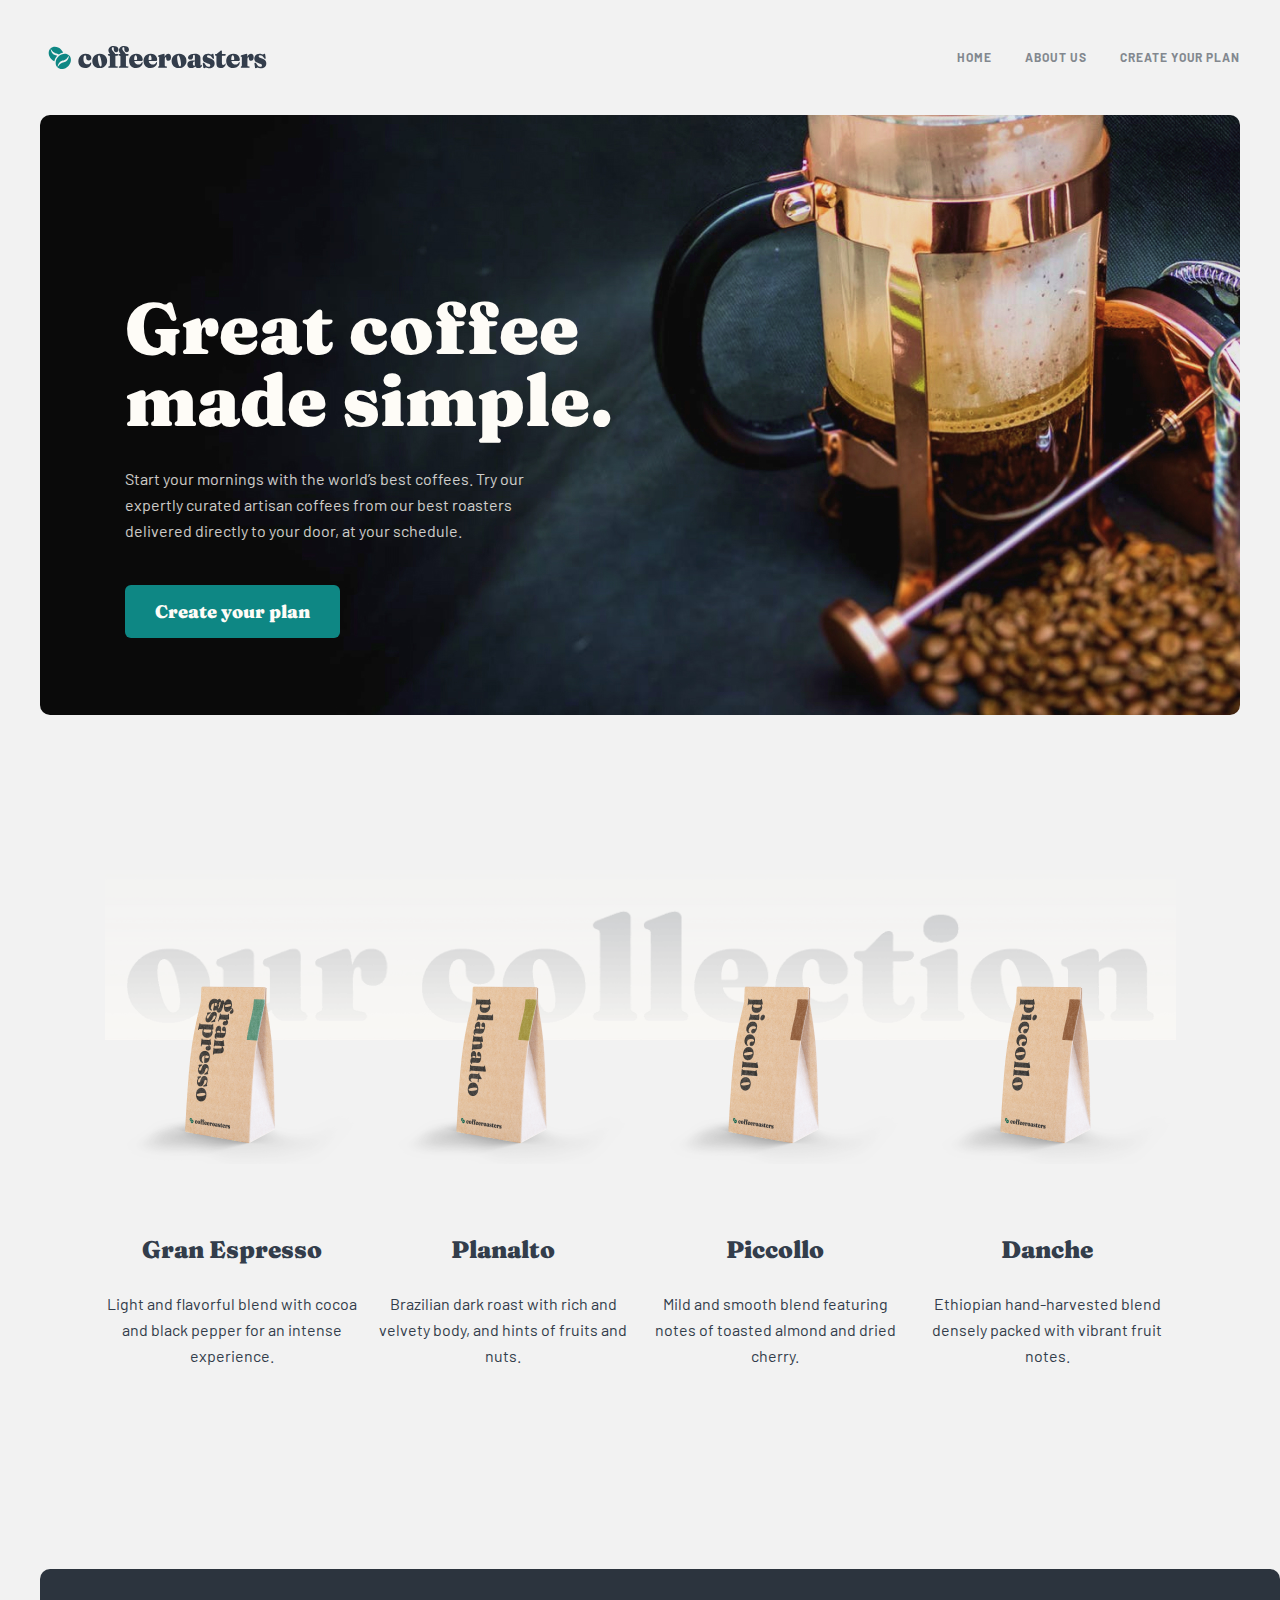
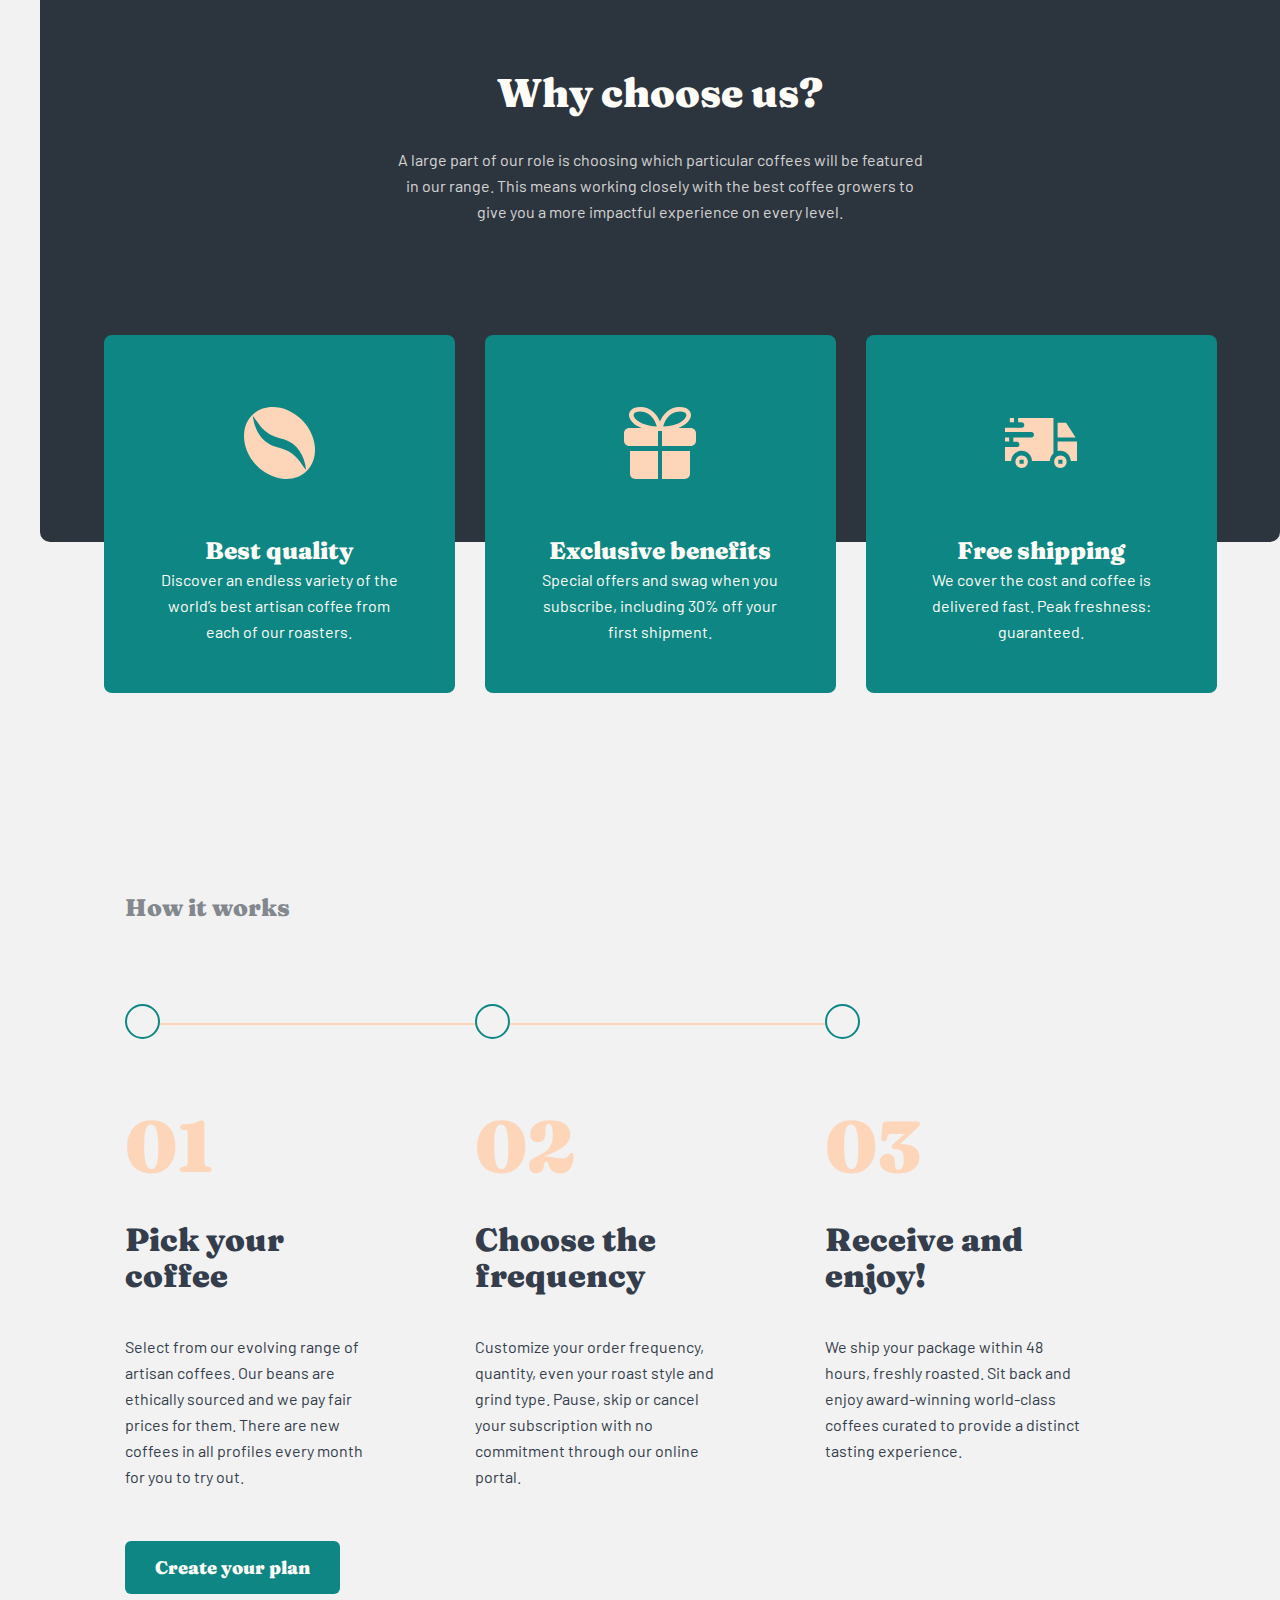
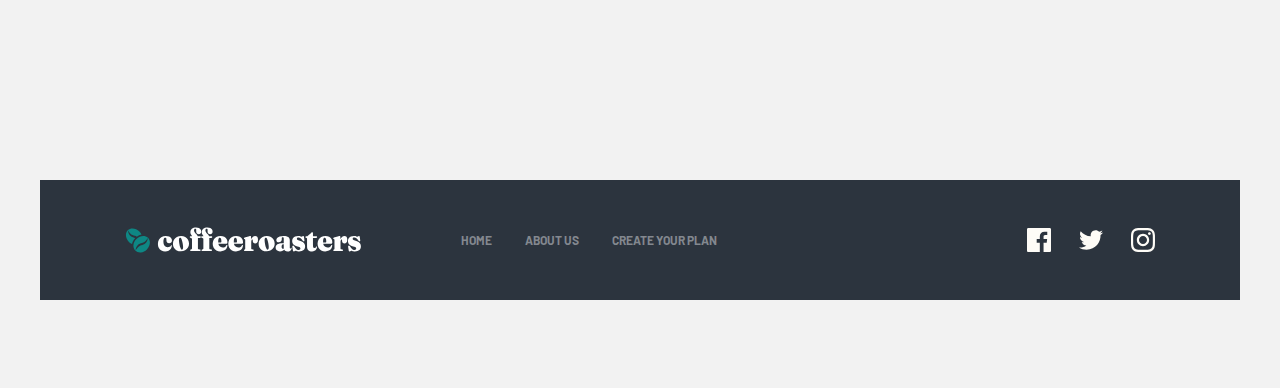
<file: index.html>
<!DOCTYPE html>
<html lang="en">

<head>
    <meta charset="UTF-8">
    <meta http-equiv="X-UA-Compatible" content="IE=edge">
    <meta name="viewport" content="width=device-width, initial-scale=1.0">
    <link rel="stylesheet" href="./css/normalize.css">
    <link rel="stylesheet" href="./css/mini.css">
    <link rel="stylesheet" href="./css/style.css">
    <title>Document</title>
</head>

<body>
    <header class="header">
        <section class="header__section">
            <div class="container">
                <div class="header__container">
                    <div class="header__logo-wrapper">
                        <a class="header__logo-link" href="#"><img class="header__logo-img" src="./image/logo.svg"
                                alt="side logo" width="235" height="25"></a>
                    </div>

                    <nav class="header__nav">
                        <ul class="header__list">
                            <li class="header__item"><a class="header__nav-link" href="#">HOME</a></li>
                            <li class="header__item"><a class="header__nav-link" href="#">ABOUT US</a></li>
                            <li class="header__item"><a class="header__nav-link" href="#">Create your plan</a></li>
                        </ul>
                    </nav>
                </div>
            </div>
        </section>
    </header>

    <main class="main">
        <section class="hero__section">
            <div class="container">
                <div class="hero__container">
                    <div class="hero__right">
                        <h2 class="hero__heading">Great coffee made simple.</h2>

                        <p class="hero__text">Start your mornings with the world’s best coffees. Try our expertly
                            curated artisan coffees from our best roasters delivered directly to your door, at your
                            schedule.
                        </p>

                        <div class="hero__link-wrapper">
                            <a class="side-btn hero__link" href="#">Create your plan</a>
                        </div>
                    </div>
                </div>
            </div>
        </section>

        <section class="collection__section">
            <div class="container">
                <div class="collection__container">
                    <div class="collection__list-wrapper">
                        <div class="collection__bgi-img"></div>

                        <ul class="collection__list">
                            <li class="collection__item">
                                <img class="collection__img" src="./image/gran-e..png" alt="coffe photo" width="255"
                                    height="193">

                                <div class="collection__wrapper">
                                    <h3 class="collection__heading">Gran Espresso</h3>

                                    <p class="collection__text">Light and flavorful blend with cocoa and black pepper
                                        for an intense experience.</p>
                                </div>
                            </li>

                            <li class="collection__item">
                                <img class="collection__img" src="./image/planalto.png" alt="coffe photo" width="256"
                                    height="193">

                                <div class="collection__wrapper">
                                    <h3 class="collection__heading">Planalto</h3>

                                    <p class="collection__text">Brazilian dark roast with rich and velvety body, and
                                        hints of fruits and nuts.
                                    </p>
                                </div>
                            </li>

                            <li class="collection__item">
                                <img class="collection__img" src="./image/picollo.png" alt="coffe photo" width="256"
                                    height="193">

                                <div class="collection__wrapper">
                                    <h3 class="collection__heading">Piccollo</h3>

                                    <p class="collection__text">Mild and smooth blend featuring notes of toasted almond
                                        and dried cherry.</p>
                                </div>
                            </li>

                            <li class="collection__item">
                                <img class="collection__img" src="./image/picollo.png" alt="coffe photo" width="256"
                                    height="193">

                                <div class="collection__wrapper">
                                    <h3 class="collection__heading">Danche</h3>

                                    <p class="collection__text">Ethiopian hand-harvested blend densely packed with
                                        vibrant fruit notes.</p>
                                </div>
                            </li>
                        </ul>
                    </div>
                </div>
            </div>
        </section>

        <section class="choose">
            <div class="container">
                <div class="choose__container">
                    <div class="choose__wrapper">
                        <h2 class="choose__heading">Why choose us?</h2>

                        <p class="choose__text">A large part of our role is choosing which particular coffees will be
                            featured in our range. This means working closely with the best coffee growers to give you a
                            more impactful experience on every level.</p>
                    </div>

                    <ul class="choose__list">
                        <li class="choose__item">
                            <div class="choose__item-wrapper">
                                <h3 class="choose__item-heading">Best quality</h3>

                                <p class="choose__item-text">Discover an endless variety of the world’s best artisan
                                    coffee from each of our roasters.</p>
                            </div>
                        </li>

                        <li class="choose__item">
                            <div class="choose__item-wrapper">
                                <h3 class="choose__item-heading">Exclusive benefits</h3>

                                <p class="choose__item-text">Special offers and swag when you subscribe, including 30%
                                    off your first shipment.</p>
                            </div>
                        </li>

                        <li class="choose__item">
                            <div class="choose__item-wrapper">
                                <h3 class="choose__item-heading">Free shipping</h3>

                                <p class="choose__item-text">We cover the cost and coffee is delivered fast. Peak
                                    freshness: guaranteed.</p>
                            </div>
                        </li>
                    </ul>
                </div>
            </div>
        </section>

        <section class="howwork__section">
            <div class="container">
                <div class="howwork__container">
                    <h2 class="howwork__heading">How it works</h2>
                    <ul class="howwork__list">
                        <li class="howwork__item">
                            <div class="howwork__step-img"></div>

                            <div class="howwork__item-wrapper">
                                <span class="howwork__item-span">01</span>

                                <h3 class="howwork__item-heading">Pick your coffee</h3>

                                <p class="howwork__item-text">
                                    Select from our evolving range of artisan coffees. Our beans are ethically sourced
                                    and we pay fair prices for them. There are new coffees in all profiles every month
                                    for you to try out.
                                </p>
                            </div>
                        </li>

                        <li class="howwork__item">
                            <div class="howwork__step-img"></div>

                            <div class="howwork__item-wrapper">
                                <span class="howwork__item-span">02</span>

                                <h3 class="howwork__item-heading">Choose the frequency</h3>

                                <p class="howwork__item-text">
                                    Customize your order frequency, quantity, even your roast style and grind type.
                                    Pause, skip or cancel your subscription with no commitment through our online
                                    portal.
                                </p>
                            </div>
                        </li>

                        <li class="howwork__item">
                            <div class="howwork__step-img"></div>

                            <div class="howwork__item-wrapper">
                                <span class="howwork__item-span">03</span>

                                <h3 class="howwork__item-heading">Receive and enjoy!</h3>

                                <p class="howwork__item-text">
                                    We ship your package within 48 hours, freshly roasted. Sit back and enjoy
                                    award-winning world-class coffees curated to provide a distinct tasting experience.
                                </p>
                            </div>
                        </li>
                    </ul>
                    <a class="side-btn howwork__link " href="#">Create your plan</a>
                </div>
            </div>
        </section>
    </main>

    <footer class="footer">
        <section class="footer__section">
            <div class="container">
                <div class="footer__container">
                    <div class="footer__left">
                        <a class="header__logo-link" href="#">
                            <img class="footer__logo-img" src="./image/footer__logo.svg" alt="side logo" width="236" height="26">
                        </a>
    
                        <nav class="footer__nav">
                            <ul class="footer__list">
                                <li class="footer__item">
                                    <a class="footer__left-link" href="#">HOME</a>
                                </li>
    
                                <li class="footer__item">
                                    <a class="footer__left-link" href="#">ABOUT US</a>
                                </li>
    
                                <li class="footer__item">
                                    <a class="footer__left-link" href="#">Create your plan</a>
                                </li>
                            </ul>
                        </nav>
                    </div>
    
                    <div class="footer__right">
                        <a class="footer__right-link" href="#">
                            <img class="footer__right-img" src="./image/facebook.svg" alt="facebook link" width="24" height="24">
                        </a>
    
                        <a class="footer__right-link" href="#">
                            <img class="footer__right-img" src="./image/twitter.svg" alt="twitter link" width="24" height="20">
                        </a>
    
                        <a class="footer__right-link" href="#">
                            <img class="footer__right-img" src="./image/Shape.svg" alt="instagram link" width="24" height="24">
                        </a>
                    </div>
                </div>
            </div>
        </section>
    </footer>
</body>

</html>
</file>
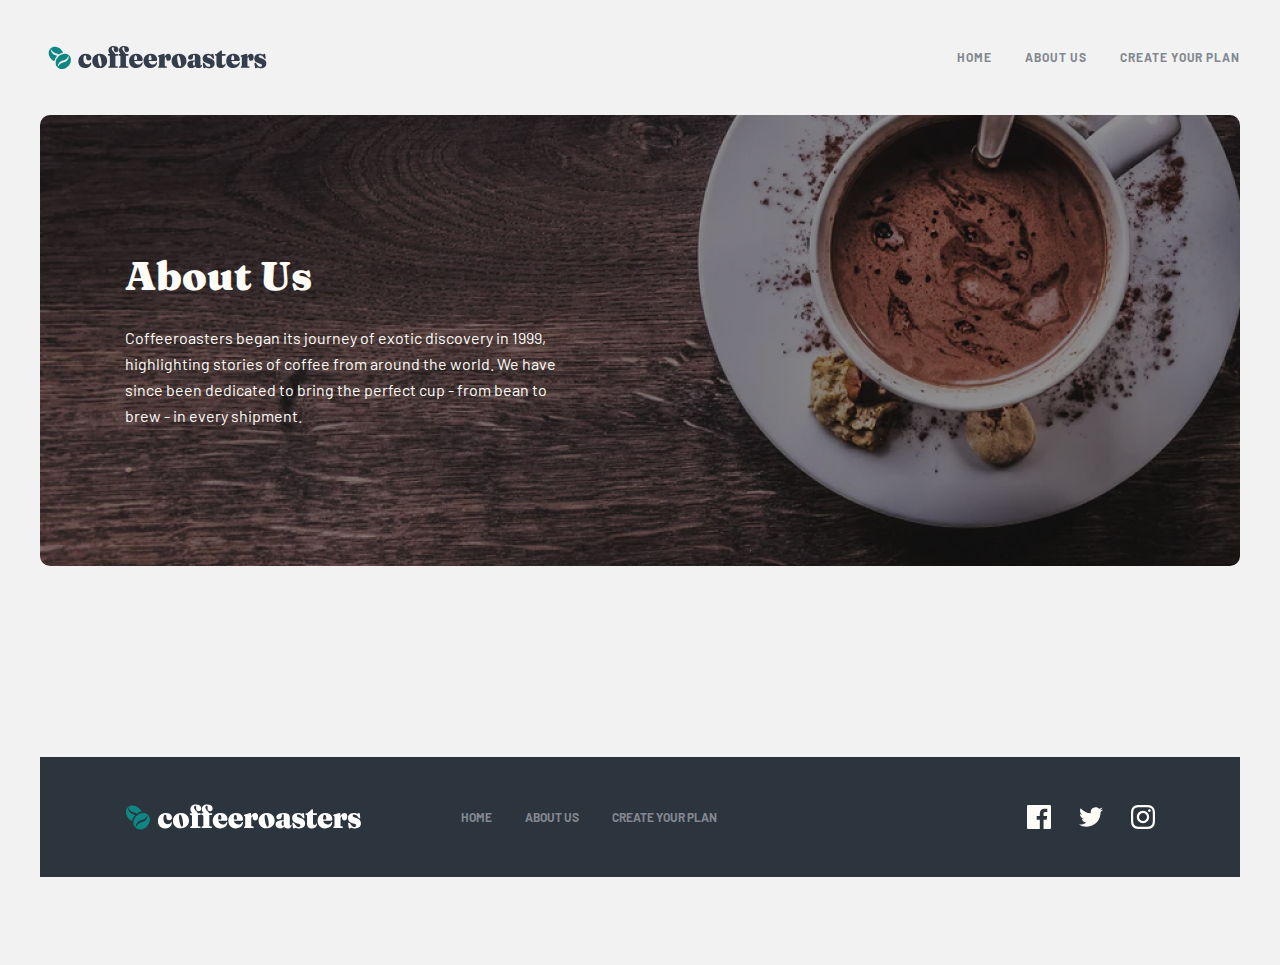
<file: about.html>
<!DOCTYPE html>
<html lang="en">

<head>
    <meta charset="UTF-8">
    <meta http-equiv="X-UA-Compatible" content="IE=edge">
    <meta name="viewport" content="width=device-width, initial-scale=1.0">
    <link rel="stylesheet" href="./css/normalize.css">
    <link rel="stylesheet" href="./css/mini.css">
    <link rel="stylesheet" href="./css/style.css">
    <title>Document</title>
</head>

<body>
    <header class="header">
        <section class="header__section">
            <div class="container">
                <div class="header__container">
                    <div class="header__logo-wrapper">
                        <a class="header__logo-link" href="#"><img class="header__logo-img" src="./image/logo.svg"
                                alt="side logo" width="235" height="25"></a>
                    </div>

                    <nav class="header__nav">
                        <ul class="header__list">
                            <li class="header__item"><a class="header__nav-link" href="#">HOME</a></li>
                            <li class="header__item"><a class="header__nav-link" href="#">ABOUT US</a></li>
                            <li class="header__item"><a class="header__nav-link" href="#">Create your plan</a></li>
                        </ul>
                    </nav>
                </div>
            </div>
        </section>
    </header>

    <main class="main amain">
        <section class=" ahero__section">
            <div class="container">
                <div class="ahero__container">
                    <div class="ahero__right">
                        <h2 class="ahero__heading">About Us</h2>

                        <p class="ahero__text">
                            Coffeeroasters began its journey of exotic discovery in 1999, highlighting stories of coffee from around the world. We have since been dedicated to bring the perfect cup - from bean to brew - in every shipment.
                        </p>
                    </div>
                </div>
            </div>
        </section>
    </main>

    <footer class="footer">
        <section class="footer__section">
            <div class="container">
                <div class="footer__container">
                    <div class="footer__left">
                        <a class="header__logo-link" href="#">
                            <img class="footer__logo-img" src="./image/footer__logo.svg" alt="side logo" width="236" height="26">
                        </a>
    
                        <nav class="footer__nav">
                            <ul class="footer__list">
                                <li class="footer__item">
                                    <a class="footer__left-link" href="#">HOME</a>
                                </li>
    
                                <li class="footer__item">
                                    <a class="footer__left-link" href="#">ABOUT US</a>
                                </li>
    
                                <li class="footer__item">
                                    <a class="footer__left-link" href="#">Create your plan</a>
                                </li>
                            </ul>
                        </nav>
                    </div>
    
                    <div class="footer__right">
                        <a class="footer__right-link" href="#">
                            <img class="footer__right-img" src="./image/facebook.svg" alt="facebook link" width="24" height="24">
                        </a>
    
                        <a class="footer__right-link" href="#">
                            <img class="footer__right-img" src="./image/twitter.svg" alt="twitter link" width="24" height="20">
                        </a>
    
                        <a class="footer__right-link" href="#">
                            <img class="footer__right-img" src="./image/Shape.svg" alt="instagram link" width="24" height="24">
                        </a>
                    </div>
                </div>
            </div>
        </section>
    </footer>
</body>

</html>
</file>
<file: css/mini.css>
*{box-sizing:border-box}@font-face{font-family:Fraunces;font:swap;font-style:normal;font-weight:400;src:url('../fonts/fraunces-v22-latin-regular.woff2') format('woff2'),url('../fonts/fraunces-v22-latin-regular.woff') format('woff')}@font-face{font-family:Fraunces;font:swap;font-style:normal;font-weight:900;src:url('../fonts/fraunces-v22-latin-900.woff2') format('woff2'),url('../fonts/fraunces-v22-latin-900.woff') format('woff')}@font-face{font-family:Barlow;font:swap;font-style:normal;font-weight:700;src:url('../fonts/barlow-v12-latin-700.woff2') format('woff2'),url('../fonts/barlow-v12-latin-700.woff') format('woff')}@font-face{font-family:Barlow;font:swap;font-style:normal;font-weight:400;src:url('../fonts/barlow-v12-latin-regular.woff2') format('woff2'),url('../fonts/barlow-v12-latin-regular.woff') format('woff')}.visual-hidden{position:absolute;width:1px;height:1px;margin:-1;padding:0;overflow:hidden;border:0;clip:rect(0 0 0 0)}body{margin:0;padding:0;font-size:16px;overflow-x:hidden;background:#f2f2f2}.container{max-width:1240px;margin-left:auto;margin-right:auto;padding-left:20px;padding-right:20px}img{vertical-align:middle}.header__container{display:flex;justify-content:space-between;align-items:center;margin-top:45px;margin-bottom:45px}.header__list{width:283px;display:flex;align-items:center;justify-content:space-between;list-style-type:none;margin:0;padding:0}.header__nav-link{font-family:Barlow;text-decoration:none;font-style:normal;font-weight:700;font-size:12px;line-height:15px;color:#83888f;letter-spacing:.923077px;text-transform:uppercase}.hero__section{margin-bottom:136px}.hero__container{height:600px;background-image:url("./../image/header-bgi.jpg");background-repeat:no-repeat;padding:177px 702px 0 85px;border-radius:10px}.hero__right{width:493px}.hero__heading{font-family:Fraunces;font-style:normal;font-weight:900;font-size:72px;line-height:72px;color:#fefcf7;margin:0;padding:0;margin-bottom:30px}.hero__text{width:445px;font-family:Barlow;font-style:normal;font-weight:400;font-size:16px;line-height:26px;color:#fefcf7;mix-blend-mode:normal;opacity:.8;margin:0;padding:0;margin-bottom:55px}.hero__link-wrapper{display:block}.side-btn{font-family:Fraunces;text-decoration:none;font-style:normal;font-weight:900;font-size:18px;line-height:25px;text-align:center;color:#fefcf7;background:#0e8784;border-radius:6px;padding:15px 30px}.collection__section{margin-bottom:200px}.collection__container{padding-left:64.5px;padding-right:64.5px}.collection__list-wrapper{background-image:url("./../image/bgi-text.png");background-color:#f2f2f2;background-repeat:no-repeat;background-size:contain;padding-top:120px}.collection__list{display:flex;justify-content:space-between;align-items:center;list-style-type:none;margin:0;padding:0}.collection__wrapper{width:255px;display:flex;flex-direction:column;align-items:center}.collection__img{margin-bottom:70px}.collection__heading{font-family:Fraunces;font-style:normal;font-weight:900;font-size:24px;line-height:32px;color:#333d4b;margin:0;padding:0;margin-bottom:25px}.collection__text{font-family:Barlow;font-style:normal;font-weight:400;font-size:16px;line-height:26px;text-align:center;color:#333d4b;margin:0;padding:0}.choose{margin-bottom:350px}.choose__container{width:1240px;position:relative}.choose__wrapper{position:relative;display:flex;flex-direction:column;align-items:center;z-index:1;padding-top:100px;padding-bottom:317px;color:#fefcf7;background-color:#2c343e;border-radius:10px}.choose__heading{font-family:Fraunces;font-style:normal;font-weight:900;font-size:40px;line-height:48px;color:#fefcf7;margin:0;padding:0;margin-bottom:30px}.choose__text{width:540px;font-family:Barlow;font-style:normal;font-weight:400;font-size:16px;line-height:26px;color:#fefcf7;text-align:center;mix-blend-mode:normal;opacity:.8;margin:0;padding:0}.choose__list{width:1110px;position:absolute;z-index:1;width:100%;bottom:-151px;display:flex;justify-content:center;list-style-type:none;margin:0;padding:0}.choose__item{background:#0e8784;border-radius:8px;margin-right:30px}.choose__item:nth-child(1){background-image:url("./../image/coffee-bean.svg");background-repeat:no-repeat;background-position-x:center;background-position-y:72px}.choose__item:nth-child(2){background-image:url("./../image/prize.svg");background-repeat:no-repeat;background-position-x:center;background-position-y:72px}.choose__item:nth-child(3){background-image:url("./../image/car.svg");background-repeat:no-repeat;background-position-x:center;background-position-y:83px}.choose__item:last-child{margin:0}.choose__item-wrapper{padding:200px 48px 48px 48px}.choose__item-heading{font-family:Fraunces;font-style:normal;font-weight:900;font-size:24px;line-height:32px;text-align:center;color:#fefcf7;margin:0;padding:0}.choose__item-text{width:255px;font-family:Barlow;font-style:normal;font-weight:400;font-size:16px;line-height:26px;text-align:center;color:#fefcf7;margin:0;padding:0}.howwork__section{margin-bottom:200px}.howwork__container{margin-right:85px;margin-left:85px}.howwork__heading{font-family:Fraunces;font-style:normal;font-weight:900;font-size:24px;line-height:32px;color:#83888f;margin:0;padding:0;margin-bottom:80px}.howwork__list{display:flex;align-items:flex-start;list-style-type:none;margin:0;padding:0;margin-bottom:65px}.howwork__item{width:380px}.howwork__step-img{position:relative;margin-bottom:67px}.howwork__step-img::before{content:"";top:0;display:inline-block;width:31px;height:31px;border:2px solid #0e8784;background:#f2f2f2;border-radius:50%;z-index:1}.howwork__step-img::after{content:"";position:absolute;top:50%;transform:translateY(-50%);display:inline-block;width:100%;height:2px;background-color:#fdd6ba}.howwork__item:last-child .howwork__step-img::after{display:none}.howwork__item-wrapper{padding-right:95px}.howwork__item-span{display:inline-block;font-family:Fraunces;font-style:normal;font-weight:900;font-size:72px;line-height:72px;color:#fdd6ba;margin-bottom:40px}.howwork__item-heading{width:255px;font-family:Fraunces;font-style:normal;font-weight:900;font-size:32px;line-height:36px;color:#333d4b;margin:0;padding:0;margin-bottom:40px}.howwork__item-text{font-family:Barlow;font-style:normal;font-weight:400;font-size:16px;line-height:26px;color:#333d4b;margin:0;padding:0}.footer__container{display:flex;justify-content:space-between;align-items:center;background:#2c343e;padding:47px 85px;margin-bottom:88px}.footer__left{display:flex;align-items:center}.footer__list{width:283px;display:flex;align-items:center;list-style-type:none;margin:0;padding:0;margin-left:100px}.footer__item:not(:last-child){margin-right:33px}.footer__left-link{text-decoration:none;font-family:Barlow;font-style:normal;font-weight:700;font-size:12px;line-height:15px;text-transform:uppercase;color:#83888f}.footer__right-link{text-decoration:none}.footer__right-link:not(:last-child){margin-right:24px}
</file>
<file: css/style.css>
*{
     box-sizing: border-box;
 }

@font-face {
    font-family: 'Fraunces';
    font:swap;
    font-style: normal;
    font-weight: 400;
    src: url('../fonts/fraunces-v22-latin-regular.woff2') format('woff2'), 
         url('../fonts/fraunces-v22-latin-regular.woff') format('woff');
  }

  @font-face {
    font-family: 'Fraunces';
    font:swap;
    font-style: normal;
    font-weight: 900;
    src: url('../fonts/fraunces-v22-latin-900.woff2') format('woff2'), 
         url('../fonts/fraunces-v22-latin-900.woff') format('woff');
  }

  @font-face {
     font-family: 'Barlow';
     font: swap;
     font-style: normal;
     font-weight: 700;
     src: url('../fonts/barlow-v12-latin-700.woff2') format('woff2'), 
          url('../fonts/barlow-v12-latin-700.woff') format('woff'); 
   }

  @font-face {
    font-family: 'Barlow';
    font: swap;
    font-style: normal;
    font-weight: 400;
    src: url('../fonts/barlow-v12-latin-regular.woff2') format('woff2'), 
         url('../fonts/barlow-v12-latin-regular.woff') format('woff'); 
  }

  .visual-hidden {
     position: absolute;
     width: 1px;
     height: 1px;
     margin: -1;
     padding: 0;
     overflow: hidden;
     border: 0;
     clip: rect(0 0 0 0);
 }

  body{
     margin: 0;
     padding: 0;
     font-size: 16px;
     overflow-x: hidden;
     background: #F2F2F2;
 }
 
 .container {
     max-width: 1240px;
     margin-left: auto;
     margin-right: auto;
     padding-left: 20px;
     padding-right: 20px;
 }
 
 img{
     vertical-align: middle;
 }


 /*HEADER*/

 header {
}

.header__section {
}

.header__container {
     display: flex;
     justify-content: space-between;
     align-items: center;
     margin-top: 45px;
     margin-bottom: 45px;
}

.header__logo-wrapper {
}

.header__logo-link {
}

.header__logo-img {
}

.header__nav {
}

.header__list {
     width: 283px;
     display: flex;
     align-items: center;
     justify-content: space-between;
     list-style-type: none;
     margin: 0;
     padding: 0;
}

.header__item {
}

.header__nav-link {
     font-family: 'Barlow';
     text-decoration: none;
     font-style: normal;
     font-weight: 700;
     font-size: 12px;
     line-height: 15px;
     color: #83888F;
     letter-spacing: 0.923077px;
     text-transform: uppercase;
}


/*MAIN*/

.main {
}



/*HERO*/

.hero__section {
     margin-bottom: 136px;
}

.hero__container {
     height: 600px;
     background-image: url("./../image/header-bgi.jpg");
     background-repeat: no-repeat;
     padding: 177px 702px 0 85px;
     border-radius: 10px;
}

.hero__right {
     width: 493px;
}

.hero__heading {
     font-family: 'Fraunces';
     font-style: normal;
     font-weight: 900;
     font-size: 72px;
     line-height: 72px;
     color: #FEFCF7;
     margin: 0;
     padding: 0;
     margin-bottom: 30px;
}

.hero__text {
     width: 445px;
     font-family: 'Barlow';
     font-style: normal;
     font-weight: 400;
     font-size: 16px;
     line-height: 26px;
     color: #FEFCF7;
     mix-blend-mode: normal;
     opacity: 0.8;
     margin: 0;
     padding: 0;
     margin-bottom: 55px;
}

.hero__link-wrapper{
     display: block;
}

.side-btn {
     font-family: 'Fraunces';
     text-decoration: none;
     font-style: normal;
     font-weight: 900;
     font-size: 18px;
     line-height: 25px;
     text-align: center;
     color: #FEFCF7;
     background: #0E8784;
     border-radius: 6px;
     padding: 15px 30px;
}



/*COLLECTION*/

.collection__section {
     margin-bottom: 200px;
}

.collection__container{
     padding-left: 64.5px;
     padding-right: 64.5px;
 }

.collection__bgi-img {
}

.collection__list-wrapper{
     background-image: url("./../image/bgi-text.png");
     background-color: #F2F2F2;
     background-repeat: no-repeat;
     background-size: contain;
     padding-top: 120px;
}

.collection__list {
     display: flex;
     justify-content: space-between;
     align-items: center;
     list-style-type: none;
     margin: 0;
     padding: 0;
}

.collection__item {
}

.collection__wrapper{
     width: 255px;
     display: flex;
     flex-direction: column;
     align-items: center;
}

.collection__img{
     margin-bottom: 70px;
}

.collection__heading {
     font-family: 'Fraunces';
     font-style: normal;
     font-weight: 900;
     font-size: 24px;
     line-height: 32px;
     color: #333D4B;
     margin: 0;
     padding: 0;
     margin-bottom: 25px;
}

.collection__text {
     font-family: 'Barlow';
     font-style: normal;
     font-weight: 400;
     font-size: 16px;
     line-height: 26px;
     text-align: center;
     color: #333D4B;
     margin: 0;
     padding: 0;
}


/*CHOOSE US*/

.choose {
     margin-bottom: 350px;
}

.choose__container {
     width: 1240px;
     position: relative;
}

.choose__wrapper{
     position: relative;
     display: flex;
     flex-direction: column;
     align-items: center;
     z-index: 1;
     padding-top: 100px;
     padding-bottom: 317px;
     color: #FEFCF7;
     background-color: #2c343e;
     border-radius: 10px;
}

.choose__heading {
     font-family: 'Fraunces';
     font-style: normal;
     font-weight: 900;
     font-size: 40px;
     line-height: 48px;
     color: #FEFCF7;
     margin: 0;
     padding: 0;
     margin-bottom: 30px;
}


.choose__text {
     width: 540px;
     font-family: 'Barlow';
     font-style: normal;
     font-weight: 400;
     font-size: 16px;
     line-height: 26px;
     color: #FEFCF7;
     text-align: center;
     mix-blend-mode: normal;
     opacity: 0.8;
     margin: 0;
     padding: 0;
}

.choose__list {
     width: 1110px;
     position: absolute;
     z-index: 1;
     width: 100%;
     bottom: -151px;
     display: flex;
     justify-content: center;
     list-style-type: none;
     margin: 0;
     padding: 0;
}

.choose__item {
     background: #0E8784;
     border-radius: 8px;
     margin-right: 30px;
}

.choose__item:nth-child(1) {
     background-image: url("./../image/coffee-bean.svg");
     background-repeat: no-repeat;
     background-position-x: center;
     background-position-y: 72px;
}

.choose__item:nth-child(2) {
     background-image: url("./../image/prize.svg");
     background-repeat: no-repeat;
     background-position-x: center;
     background-position-y: 72px;
}

.choose__item:nth-child(3) {
     background-image: url("./../image/car.svg");
     background-repeat: no-repeat;
     background-position-x: center;
     background-position-y: 83px;
}

.choose__item:last-child {
     margin: 0;
}

.choose__item-wrapper{
     padding: 200px 48px 48px 48px;
}

.choose__item-heading {
     font-family: 'Fraunces';
     font-style: normal;
     font-weight: 900;
     font-size: 24px;
     line-height: 32px;
     text-align: center;
     color: #FEFCF7;
     margin: 0;
     padding: 0;
}

.choose__item-text {
     width: 255px;
     font-family: 'Barlow';
     font-style: normal;
     font-weight: 400;
     font-size: 16px;
     line-height: 26px;
     text-align: center;
     color: #FEFCF7;
     margin: 0;
     padding: 0;
}



/*HOW IT WORKS*/

.howwork__section {
     margin-bottom: 200px;
}

.howwork__container {
     margin-right: 85px;
     margin-left: 85px;
}

.howwork__heading {
     font-family: 'Fraunces';
     font-style: normal;
     font-weight: 900;
     font-size: 24px;
     line-height: 32px;
     color: #83888F;
     margin: 0;
     padding: 0;
     margin-bottom: 80px;
}

.howwork__list {
     display: flex;
     align-items: flex-start;
     list-style-type: none;
     margin: 0;
     padding: 0;
     margin-bottom: 65px;
}

.howwork__item {
     width: 380px;
}

.howwork__step-img {
     position: relative;
     margin-bottom: 67px;
}

.howwork__step-img::before {
     content: "";
     top: 0;
     display: inline-block;
     width: 31px;
     height: 31px;
     border: 2px solid #0E8784;
     background: #F2F2F2;
     border-radius: 50%;
     z-index: 1;
}

.howwork__step-img::after {
     content: "";
     position: absolute;
     top: 50%;
     transform: translateY(-50%);
     display: inline-block;
     width: 100%;
     height: 2px;
     background-color: #FDD6BA;
}

.howwork__item:last-child .howwork__step-img::after {
     display: none;
}

.howwork__item-wrapper {
     padding-right: 95px;
}

.howwork__item-span {
     display: inline-block;
     font-family: 'Fraunces';
     font-style: normal;
     font-weight: 900;
     font-size: 72px;
     line-height: 72px;
     color: #FDD6BA;
     margin-bottom: 40px;
}

.howwork__item-heading {
     width: 255px;
     font-family: 'Fraunces';
     font-style: normal;
     font-weight: 900;
     font-size: 32px;
     line-height: 36px;
     color: #333D4B;
     margin: 0;
     padding: 0;
     margin-bottom: 40px;
}

.howwork__item-text {
     font-family: 'Barlow';
     font-style: normal;
     font-weight: 400;
     font-size: 16px;
     line-height: 26px;
     color: #333D4B;
     margin: 0;
     padding: 0;
}

.side-btn {
}

.howwork__link {
}




/*FOOTER*/

.footer {
}

.footer__section {
}

.footer__container {
     display: flex;
     justify-content: space-between;
     align-items: center;
     background: #2C343E;
     padding: 47px 85px;
     margin-bottom: 88px;
}

.footer__left {
     display: flex;
     align-items: center;
}

.header__logo-link {
}

.footer__logo-img {
}

.footer__nav {
}

.footer__list {
     width: 283px;
     display: flex;
     align-items: center;
     list-style-type: none;
     margin: 0;
     padding: 0;
     margin-left: 100px;
}

.footer__item:not(:last-child) {
     margin-right: 33px;
}

.footer__left-link {
     text-decoration: none;
     font-family: 'Barlow';
     font-style: normal;
     font-weight: 700;
     font-size: 12px;
     line-height: 15px;
     text-transform: uppercase;
     color: #83888F;
}

.footer__right {
}

.footer__right-link {
     text-decoration: none;
}

.footer__right-link:not(:last-child) {
     margin-right: 24px;
}



/*___SIDE ABOUT US___*/

.ahero__section {
     margin-bottom: 191px;
}

.ahero__container {
     background-image: url("./../image/Object.jpg");
     background-repeat: no-repeat;
     border-radius: 10px;
}

.ahero__right {
     width: 445px;
     padding: 137px 750px 137px 85px;
}

.ahero__heading {
     width: 188px;
     font-family: 'Fraunces';
     font-style: normal;
     font-weight: 900;
     font-size: 40px;
     line-height: 48px;
     color: #FEFCF7;
     margin: 0;
     padding: 0;
     margin-bottom: 25px;
}

.ahero__text {
     width: 445px;
     font-family: 'Barlow';
     font-style: normal;
     font-weight: 400;
     font-size: 16px;
     line-height: 26px;
     color: #FEFCF7;
     margin: 0;
     padding: 0;
}
</file>
